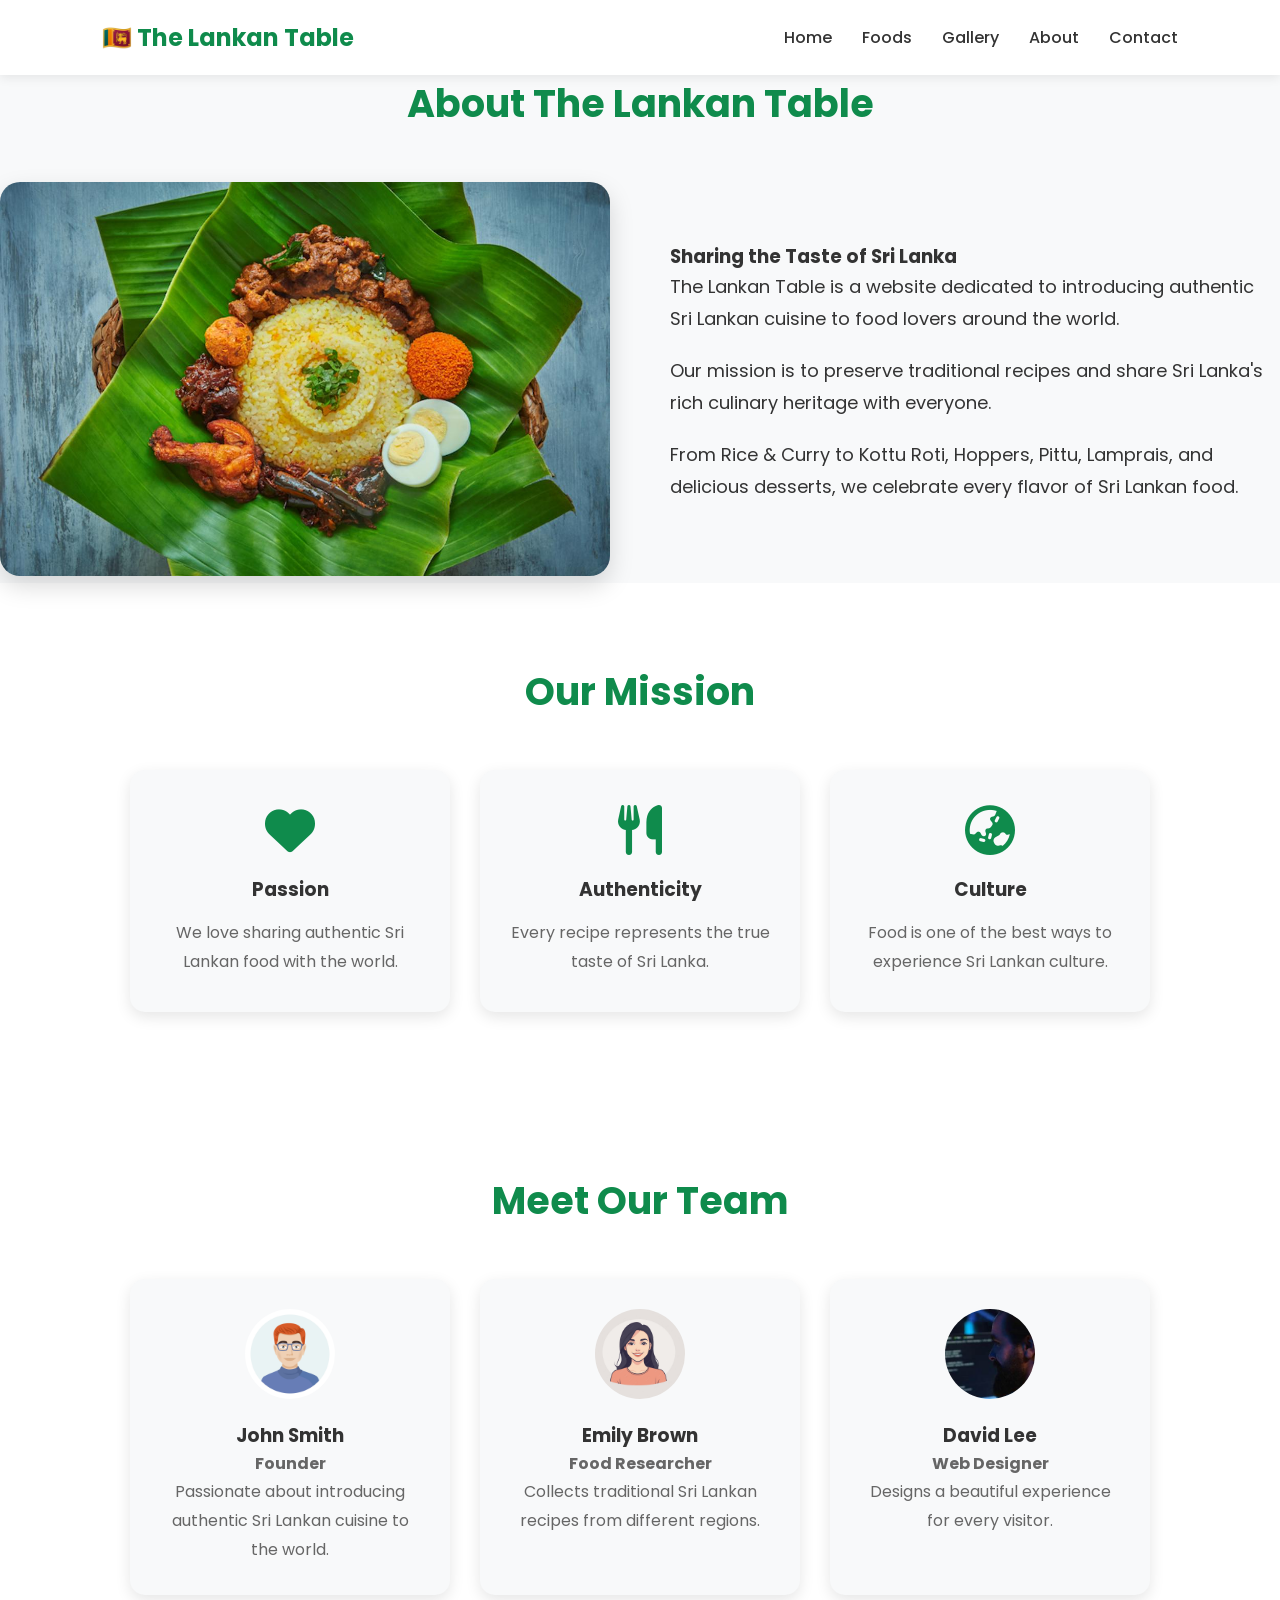
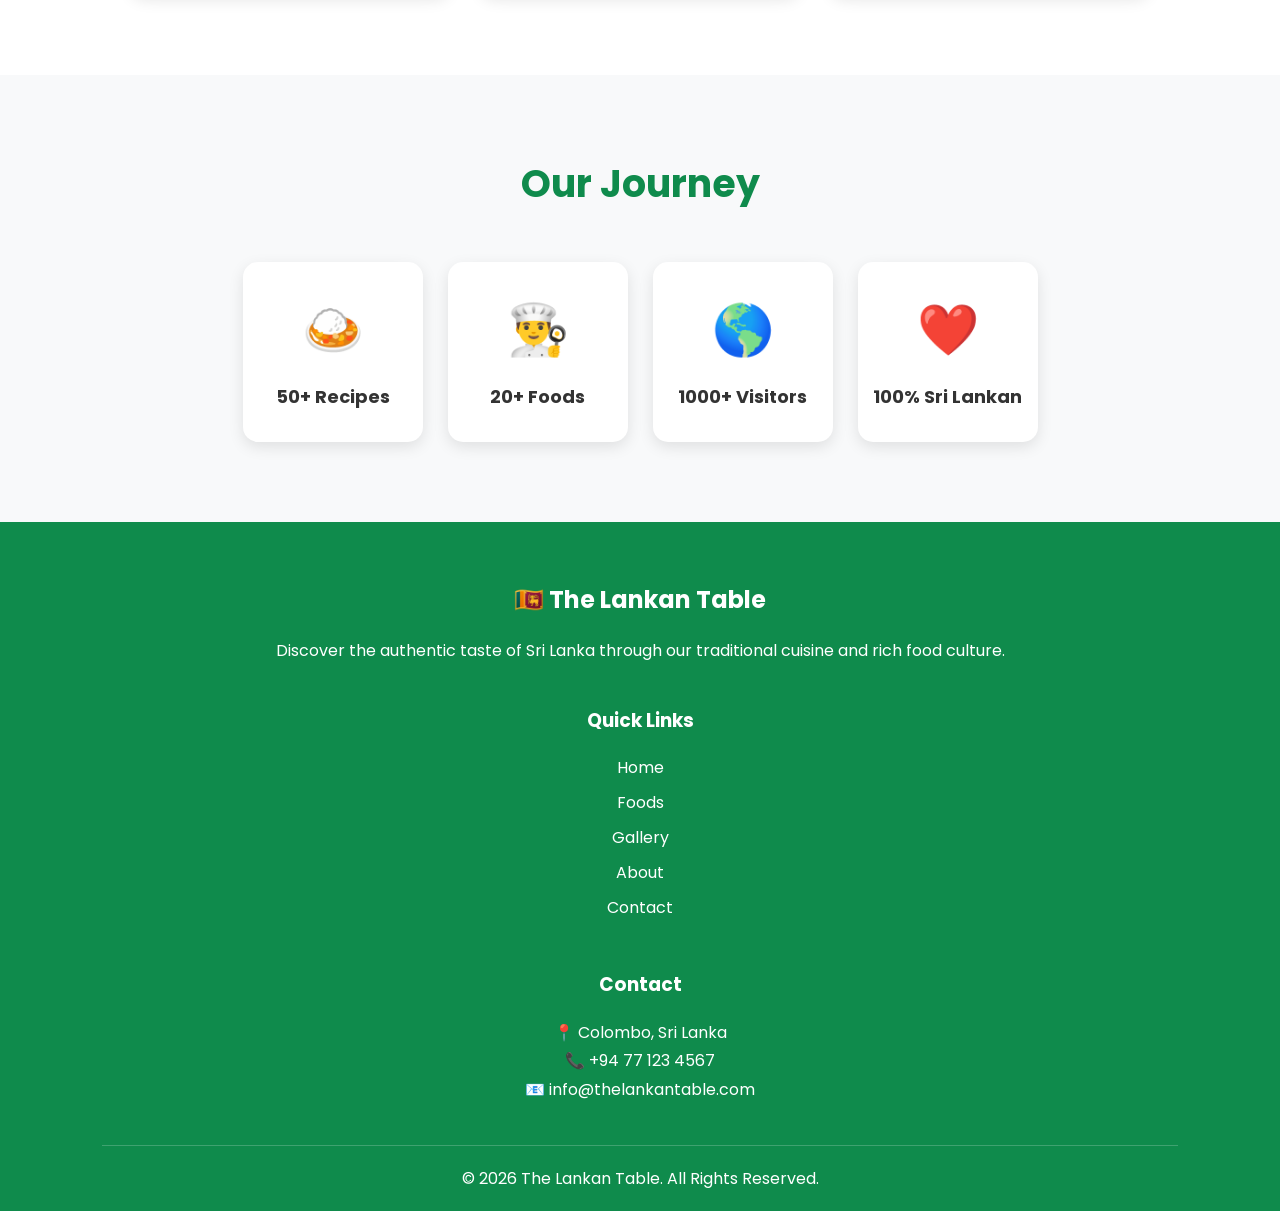
<file: about.html>
<!DOCTYPE html>
<html lang="en">
<head>
<meta charset="UTF-8">
<meta name="viewport" content="width=device-width, initial-scale=1.0">

<title>About | The Lankan Table</title>

<link rel="stylesheet" href="css/style.css">
<link rel="stylesheet" href="css/responsive.css">

<link rel="preconnect" href="https://fonts.googleapis.com">
<link rel="preconnect" href="https://fonts.gstatic.com" crossorigin>

<link href="https://fonts.googleapis.com/css2?family=Poppins:wght@300;400;500;600;700&display=swap" rel="stylesheet">

<link rel="stylesheet"
href="https://cdnjs.cloudflare.com/ajax/libs/font-awesome/6.6.0/css/all.min.css">

</head>

<body>

<header>

<nav class="navbar">

<div class="logo">
<h2>🇱🇰 The Lankan Table</h2>
</div>

<ul class="nav-links">

<li><a href="index.html">Home</a></li>
<li><a href="foods.html">Foods</a></li>
<li><a href="gallery.html">Gallery</a></li>
<li><a href="about.html">About</a></li>
<li><a href="contact.html">Contact</a></li>

</ul>

</nav>

</header>

<!-- ================= ABOUT ================= -->

<section class="about">

<h2 class="section-title">About The Lankan Table</h2>

<div class="about-container">

<div class="about-image">

<img src="images/rice-curry.jpg" alt="Sri Lankan Food">

</div>

<div class="about-text">

<h3>Sharing the Taste of Sri Lanka</h3>

<p>

The Lankan Table is a website dedicated to introducing authentic Sri Lankan cuisine to food lovers around the world.

</p>

<p>

Our mission is to preserve traditional recipes and share Sri Lanka's rich culinary heritage with everyone.

</p>

<p>

From Rice & Curry to Kottu Roti, Hoppers, Pittu, Lamprais, and delicious desserts, we celebrate every flavor of Sri Lankan food.

</p>

</div>

</div>

</section>

<!-- ================= OUR MISSION ================= -->

<section class="why-us">

<h2 class="section-title">Our Mission</h2>

<div class="why-container">

<div class="why-card">

<i class="fa-solid fa-heart"></i>

<h3>Passion</h3>

<p>

We love sharing authentic Sri Lankan food with the world.

</p>

</div>

<div class="why-card">

<i class="fa-solid fa-utensils"></i>

<h3>Authenticity</h3>

<p>

Every recipe represents the true taste of Sri Lanka.

</p>

</div>

<div class="why-card">

<i class="fa-solid fa-earth-asia"></i>

<h3>Culture</h3>

<p>

Food is one of the best ways to experience Sri Lankan culture.

</p>

</div>

</div>

</section>


<!-- ================= OUR TEAM ================= -->

<section class="reviews">

    <h2 class="section-title">Meet Our Team</h2>

    <div class="review-container">

        <div class="review-card">
            <img src="images/user1.jpg" alt="Founder">
            <h3>John Smith</h3>
            <p><strong>Founder</strong></p>
            <p>
                Passionate about introducing authentic Sri Lankan cuisine to the world.
            </p>
        </div>

        <div class="review-card">
            <img src="images/user2.jpg" alt="Chef">
            <h3>Emily Brown</h3>
            <p><strong>Food Researcher</strong></p>
            <p>
                Collects traditional Sri Lankan recipes from different regions.
            </p>
        </div>

        <div class="review-card">
            <img src="images/user3.jpg" alt="Designer">
            <h3>David Lee</h3>
            <p><strong>Web Designer</strong></p>
            <p>
                Designs a beautiful experience for every visitor.
            </p>
        </div>

    </div>

</section>
<!-- ================= STATS ================= -->

<section class="categories">

<h2 class="section-title">Our Journey</h2>

<div class="category-container">

<div class="category-card">
🍛
<h3>50+ Recipes</h3>
</div>

<div class="category-card">
👨‍🍳
<h3>20+ Foods</h3>
</div>

<div class="category-card">
🌎
<h3>1000+ Visitors</h3>
</div>

<div class="category-card">
❤️
<h3>100% Sri Lankan</h3>
</div>

</div>

</section>

<!-- ================= FOOTER ================= -->

<footer class="footer">

<div class="footer-container">

<div class="footer-box">

<h2>🇱🇰 The Lankan Table</h2>

<p>

Discover the authentic taste of Sri Lanka through our traditional cuisine and rich food culture.

</p>

</div>

<div class="footer-box">

<h3>Quick Links</h3>

<a href="index.html">Home</a>
<a href="foods.html">Foods</a>
<a href="gallery.html">Gallery</a>
<a href="about.html">About</a>
<a href="contact.html">Contact</a>

</div>

<div class="footer-box">

<h3>Contact</h3>

<p>📍 Colombo, Sri Lanka</p>
<p>📞 +94 77 123 4567</p>
<p>📧 info@thelankantable.com</p>

</div>

</div>

<div class="footer-bottom">

<p>© 2026 The Lankan Table. All Rights Reserved.</p>

</div>

</footer>

<script src="js/script.js"></script>

</body>
</html>
</file>
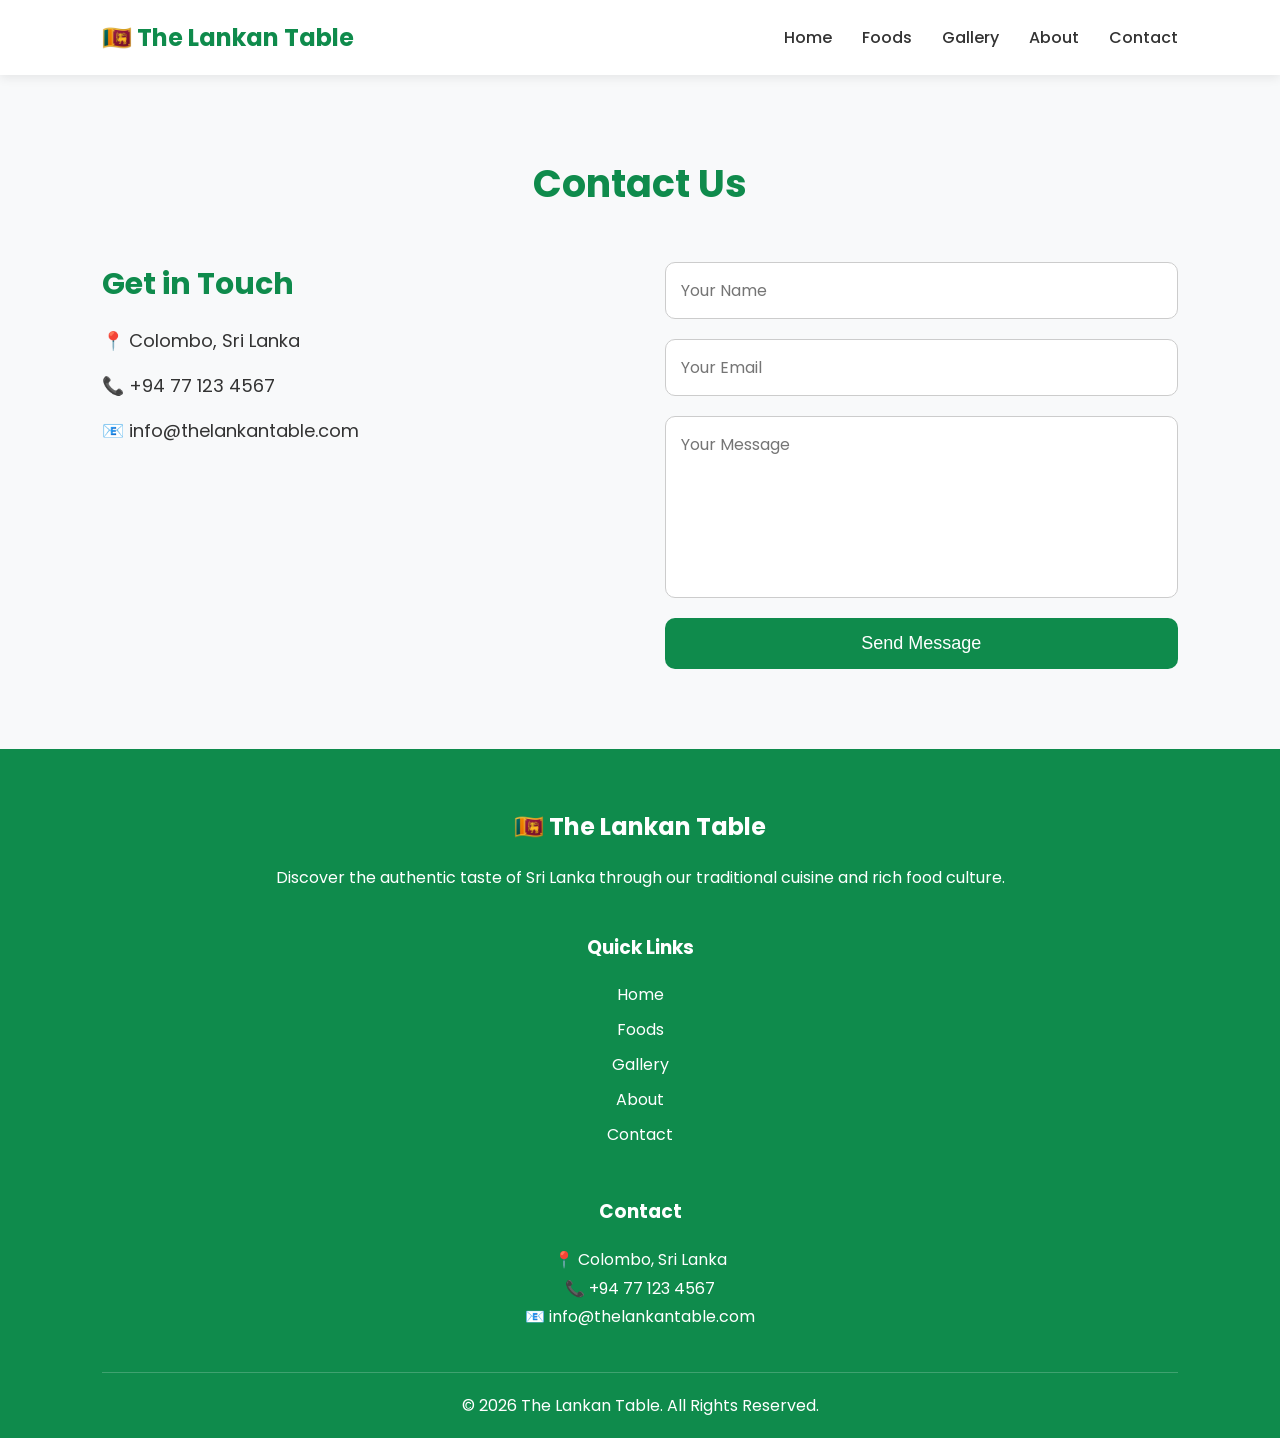
<file: contact.html>
<!DOCTYPE html>
<html lang="en">
<head>
    <meta charset="UTF-8">
    <meta name="viewport" content="width=device-width, initial-scale=1.0">

    <title>Contact | The Lankan Table</title>

    <link rel="stylesheet" href="css/style.css">
    <link rel="stylesheet" href="css/responsive.css">

    <link rel="preconnect" href="https://fonts.googleapis.com">
    <link rel="preconnect" href="https://fonts.gstatic.com" crossorigin>

    <link href="https://fonts.googleapis.com/css2?family=Poppins:wght@300;400;500;600;700&display=swap" rel="stylesheet">

    <link rel="stylesheet"
    href="https://cdnjs.cloudflare.com/ajax/libs/font-awesome/6.6.0/css/all.min.css">
</head>

<body>

<header>

<nav class="navbar">

<div class="logo">
<h2>🇱🇰 The Lankan Table</h2>
</div>

<ul class="nav-links">

<li><a href="index.html">Home</a></li>
<li><a href="foods.html">Foods</a></li>
<li><a href="gallery.html">Gallery</a></li>
<li><a href="about.html">About</a></li>
<li><a href="contact.html">Contact</a></li>

</ul>

</nav>

</header>

<!-- ================= CONTACT ================= -->

<section class="contact">

    <h2 class="section-title">Contact Us</h2>

    <div class="contact-container">

        <div class="contact-info">

            <h3>Get in Touch</h3>

            <p>📍 Colombo, Sri Lanka</p>

            <p>📞 +94 77 123 4567</p>

            <p>📧 info@thelankantable.com</p>

        </div>

        <div class="contact-form">

            <form id="contactForm">

                <input
                    type="text"
                    placeholder="Your Name"
                    required
                >

                <input
                    type="email"
                    placeholder="Your Email"
                    required
                >

                <textarea
                    rows="6"
                    placeholder="Your Message"
                    required
                ></textarea>

                <button type="submit">
                    Send Message
                </button>

            </form>

        </div>

    </div>

</section>

<!-- ================= FOOTER ================= -->

<footer class="footer">

    <div class="footer-container">

        <div class="footer-box">

            <h2>🇱🇰 The Lankan Table</h2>

            <p>
                Discover the authentic taste of Sri Lanka through our traditional cuisine and rich food culture.
            </p>

        </div>

        <div class="footer-box">

            <h3>Quick Links</h3>

            <a href="index.html">Home</a>
            <a href="foods.html">Foods</a>
            <a href="gallery.html">Gallery</a>
            <a href="about.html">About</a>
            <a href="contact.html">Contact</a>

        </div>

        <div class="footer-box">

            <h3>Contact</h3>

            <p>📍 Colombo, Sri Lanka</p>
            <p>📞 +94 77 123 4567</p>
            <p>📧 info@thelankantable.com</p>

        </div>

    </div>

    <div class="footer-bottom">
        <p>© 2026 The Lankan Table. All Rights Reserved.</p>
    </div>

</footer>

<script src="js/script.js"></script>

</body>
</html>
</file>
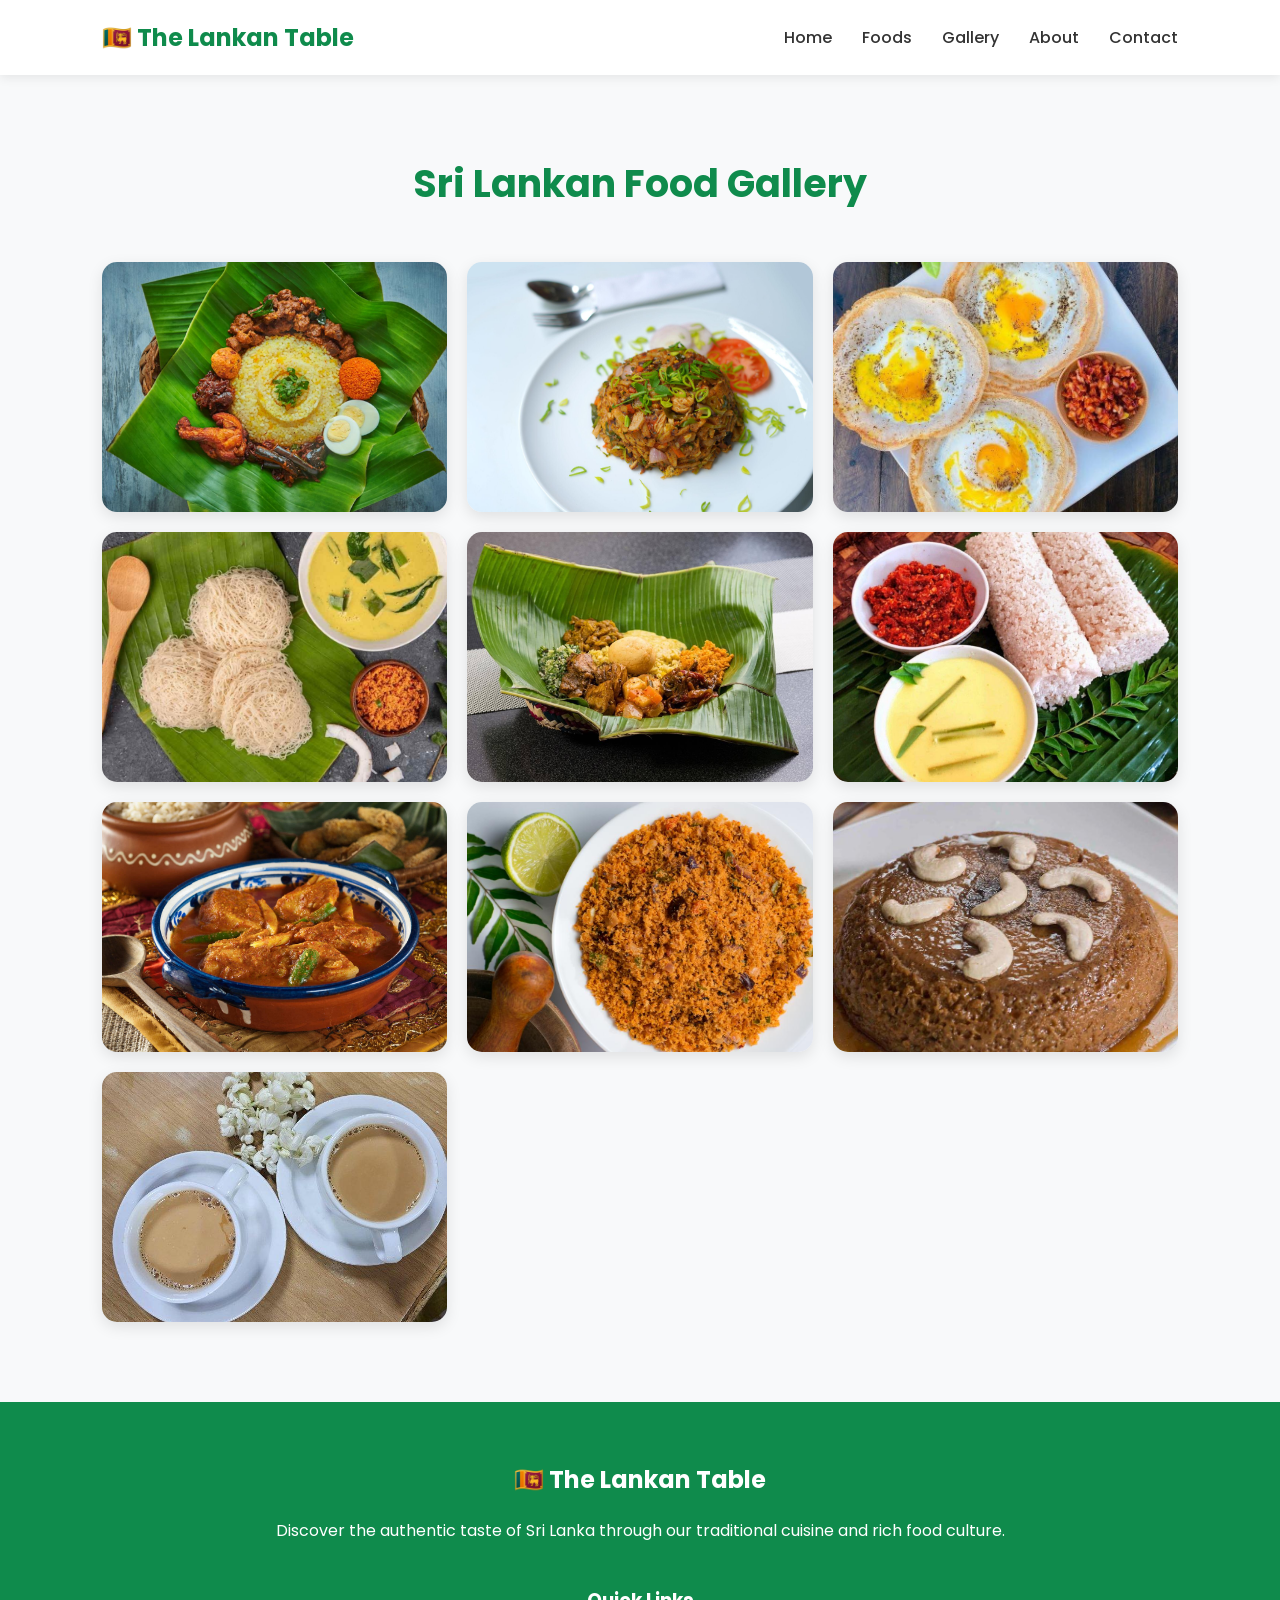
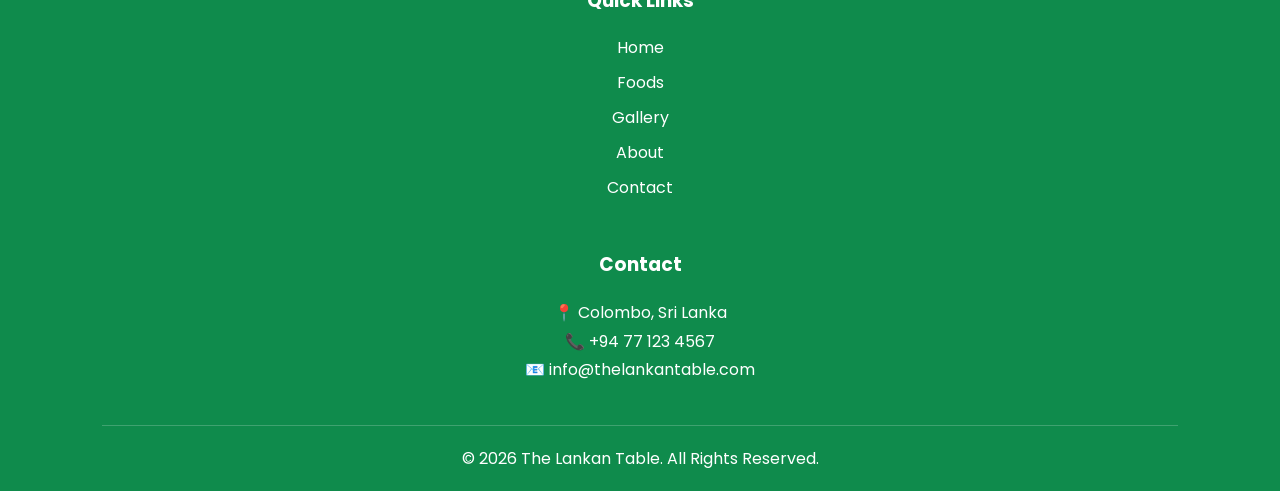
<file: gallery.html>
<!DOCTYPE html>
<html lang="en">
<head>
    <meta charset="UTF-8">
    <meta name="viewport" content="width=device-width, initial-scale=1.0">
    <title>Gallery | The Lankan Table</title>

    <link rel="stylesheet" href="css/style.css">
    <link rel="stylesheet" href="css/responsive.css">

    <link rel="preconnect" href="https://fonts.googleapis.com">
    <link rel="preconnect" href="https://fonts.gstatic.com" crossorigin>

    <link href="https://fonts.googleapis.com/css2?family=Poppins:wght@300;400;500;600;700&display=swap" rel="stylesheet">

    <link rel="stylesheet"
    href="https://cdnjs.cloudflare.com/ajax/libs/font-awesome/6.6.0/css/all.min.css">

</head>

<body>

<header>
<nav class="navbar">

<div class="logo">
<h2>🇱🇰 The Lankan Table</h2>
</div>

<ul class="nav-links">
<li><a href="index.html">Home</a></li>
<li><a href="foods.html">Foods</a></li>
<li><a href="gallery.html">Gallery</a></li>
<li><a href="about.html">About</a></li>
<li><a href="contact.html">Contact</a></li>
</ul>

</nav>
</header>

<!-- ================= GALLERY ================= -->

<section class="gallery">

    <h2 class="section-title">Sri Lankan Food Gallery</h2>

    <div class="gallery-container">

        <img src="images/rice-curry.jpg" alt="Rice & Curry">

        <img src="images/kottu.jpg" alt="Kottu">

        <img src="images/hoppers.jpg" alt="Hoppers">

        <img src="images/string-hoppers.jpg" alt="String Hoppers">

        <img src="images/lamprais.jpg" alt="Lamprais">

        <img src="images/pittu.jpg" alt="Pittu">

        <img src="images/fish-curry.jpg" alt="Fish Curry">

        <img src="images/pol-sambol.jpg" alt="Pol Sambol">

        <img src="images/watalappam.jpg" alt="Watalappam">

        <img src="images/milk-tea.jpg" alt="Milk Tea">

    </div>

</section>


<!-- ================= GALLERY LIGHTBOX ================= -->

<div id="lightbox" class="lightbox">

    <span class="close-lightbox">&times;</span>

    <img class="lightbox-image" id="lightboxImage">

</div>

<!-- ================= FOOTER ================= -->

<footer class="footer">

    <div class="footer-container">

        <div class="footer-box">
            <h2>🇱🇰 The Lankan Table</h2>
            <p>
                Discover the authentic taste of Sri Lanka through our traditional cuisine and rich food culture.
            </p>
        </div>

        <div class="footer-box">
            <h3>Quick Links</h3>

            <a href="index.html">Home</a>
            <a href="foods.html">Foods</a>
            <a href="gallery.html">Gallery</a>
            <a href="about.html">About</a>
            <a href="contact.html">Contact</a>
        </div>

        <div class="footer-box">
            <h3>Contact</h3>

            <p>📍 Colombo, Sri Lanka</p>
            <p>📞 +94 77 123 4567</p>
            <p>📧 info@thelankantable.com</p>
        </div>

    </div>

    <div class="footer-bottom">
        <p>© 2026 The Lankan Table. All Rights Reserved.</p>
    </div>

</footer>

<script src="js/script.js"></script>

</body>
</html>
</file>
<file: css/style.css>
/* ===========================
   Google Font & Reset
=========================== */

*{
    margin:0;
    padding:0;
    box-sizing:border-box;
}

body{
    font-family:'Poppins',sans-serif;
    background:#f8f9fa;
    color:#333;
}

/* ===========================
   Navbar
=========================== */

.navbar{
    display:flex;
    justify-content:space-between;
    align-items:center;

    padding:20px 8%;

    background:#ffffff;

    box-shadow:0 3px 10px rgba(0,0,0,.08);

    position:sticky;
    top:0;
    z-index:1000;
}

.logo h2{
    color:#0f8b4c;
}

.nav-links{
    list-style:none;
    display:flex;
    gap:30px;
}

.nav-links a{
    text-decoration:none;
    color:#333;
    font-weight:500;
    transition:.3s;
}

.nav-links a:hover{
    color:#0f8b4c;
}

.dark-mode-btn{
    border:none;
    background:#0f8b4c;
    color:white;

    width:45px;
    height:45px;

    border-radius:50%;
    cursor:pointer;
    font-size:18px;
}

/* ===========================
Hero
=========================== */

.hero{

    display:flex;

    justify-content:space-between;

    align-items:center;

    padding:70px 8%;

}

.hero-text{

    width:50%;

}

.hero-text h1{

    font-size:55px;

    line-height:70px;

}

.hero-text span{

    color:#ff9800;

}

.hero-text p{

    margin:25px 0;

    font-size:18px;

    line-height:30px;

}

.hero-btn{

    padding:15px 35px;

    border:none;

    border-radius:40px;

    background:#0f8b4c;

    color:white;

    font-size:17px;

    cursor:pointer;

    transition:.3s;

}

.hero-btn:hover{

    background:#0d6f3d;

}

.hero-image{

    width:45%;

    text-align:center;

}

.hero-image img{

    width:100%;

    max-width:500px;

}

/* ===========================
Featured Foods
=========================== */

.featured{
    padding:80px 8%;
    background:#fff;
}

.section-title{
    text-align:center;
    font-size:38px;
    margin-bottom:50px;
    color:#0f8b4c;
}

.food-container{
    display:flex;
    gap:30px;
    justify-content:center;
    flex-wrap:wrap;
}

.food-card{
    width:320px;
    background:#f8f9fa;
    border-radius:15px;
    overflow:hidden;
    box-shadow:0 5px 15px rgba(0,0,0,.1);
    transition:.3s;
}

.food-card:hover{
    transform:translateY(-10px);
}

.food-card img{
    width:100%;
    height:220px;
    object-fit:cover;
}

.food-card h3{
    padding:15px;
}

.food-card p{
    padding:0 15px 15px;
}

.food-card button{
    margin:15px;
    padding:10px 20px;
    border:none;
    background:#0f8b4c;
    color:#fff;
    border-radius:8px;
    cursor:pointer;
}



/* Search Section */

.search-section{
    padding:60px 8%;
    text-align:center;
    background:#f8f9fa;
}

.search-section h2{
    margin-bottom:20px;
    color:#0f8b4c;
}

#searchInput{

    width:60%;

    max-width:500px;

    padding:15px;

    border-radius:30px;

    border:1px solid #ccc;

    font-size:18px;

    outline:none;

}

/* ===========================
Food Categories
=========================== */

.categories{
    padding:80px 8%;
    background:#f8f9fa;
}

.category-container{
    display:flex;
    justify-content:center;
    gap:25px;
    flex-wrap:wrap;
}

.category-card{
    width:180px;
    height:180px;
    background:white;
    border-radius:15px;
    box-shadow:0 5px 15px rgba(0,0,0,.1);

    display:flex;
    flex-direction:column;
    justify-content:center;
    align-items:center;

    font-size:50px;

    transition:.3s;
}

.category-card h3{
    font-size:18px;
    margin-top:15px;
}

.category-card:hover{
    transform:translateY(-10px);
    background:#0f8b4c;
    color:white;
}

/* ===========================
Why Choose Us
=========================== */

.why-us{
    padding:80px 8%;
    background:#ffffff;
}

.why-container{
    display:flex;
    justify-content:center;
    gap:30px;
    flex-wrap:wrap;
}

.why-card{
    width:320px;
    background:#f8f9fa;
    padding:35px 25px;
    text-align:center;
    border-radius:15px;
    box-shadow:0 5px 15px rgba(0,0,0,.1);
    transition:.3s;
}

.why-card:hover{
    transform:translateY(-10px);
}

.why-card i{
    font-size:50px;
    color:#0f8b4c;
    margin-bottom:20px;
}

.why-card h3{
    margin-bottom:15px;
}

.why-card p{
    color:#666;
    line-height:1.8;
}

/* ===========================
Food Gallery
=========================== */

.gallery{
    padding:80px 8%;
    background:#f8f9fa;
}

.gallery-container{
    display:grid;
    grid-template-columns:repeat(auto-fit,minmax(280px,1fr));
    gap:20px;
}

.gallery-container img{
    width:100%;
    height:250px;
    object-fit:cover;
    border-radius:15px;
    cursor:pointer;
    transition:.4s;
    box-shadow:0 5px 15px rgba(0,0,0,.1);
}

.gallery-container img:hover{
    transform:scale(1.05);
}

/* ===========================
Customer Reviews
=========================== */

.reviews{
    padding:80px 8%;
    background:#ffffff;
}

.review-container{
    display:flex;
    justify-content:center;
    gap:30px;
    flex-wrap:wrap;
}

.review-card{
    width:320px;
    background:#f8f9fa;
    padding:30px;
    border-radius:15px;
    text-align:center;
    box-shadow:0 5px 15px rgba(0,0,0,.1);
    transition:.3s;
}

.review-card:hover{
    transform:translateY(-10px);
}

.review-card img{
    width:90px;
    height:90px;
    border-radius:50%;
    object-fit:cover;
    margin-bottom:15px;
}

.stars{
    color:#ff9800;
    font-size:20px;
    margin:10px 0;
}

.review-card p{
    color:#666;
    line-height:1.8;
}

/* ===========================
Footer
=========================== */

.footer{
    background:#0f8b4c;
    color:white;
    padding:60px 8% 20px;
}

.footer-container{
    display:flex;
    justify-content:space-between;
    flex-wrap:wrap;
    gap:40px;
}

.footer-box{
    flex:1;
    min-width:250px;
}

.footer-box h2,
.footer-box h3{
    margin-bottom:20px;
}

.footer-box p{
    line-height:1.8;
}

.footer-box a{
    display:block;
    color:white;
    text-decoration:none;
    margin-bottom:10px;
    transition:.3s;
}

.footer-box a:hover{
    color:#ffcc80;
}

.footer-bottom{
    text-align:center;
    margin-top:40px;
    padding-top:20px;
    border-top:1px solid rgba(255,255,255,.2);
}

/* ===========================
Dark Mode
=========================== */

body.dark-mode{
    background:#121212;
    color:#ffffff;
}

body.dark-mode .navbar{
    background:#1f1f1f;
}

body.dark-mode .featured,
body.dark-mode .gallery,
body.dark-mode .why-us,
body.dark-mode .reviews,
body.dark-mode .footer,
body.dark-mode .categories,
body.dark-mode .search-section{
    background:#1a1a1a;
}

body.dark-mode .food-card,
body.dark-mode .why-card,
body.dark-mode .review-card,
body.dark-mode .category-card{
    background:#2b2b2b;
    color:white;
}

body.dark-mode .nav-links a{
    color:white;
}

body.dark-mode .section-title{
    color:#4CAF50;
}

body.dark-mode #searchInput{
    background:#333;
    color:white;
    border:1px solid #555;
}

/* ===========================
Food Modal
=========================== */

.modal{

    display:none;

    position:fixed;

    left:0;
    top:0;

    width:100%;
    height:100%;

    background:rgba(0,0,0,.7);

    justify-content:center;
    align-items:center;

    z-index:9999;

}

.modal-content{

    width:90%;
    max-width:500px;

    background:white;

    padding:30px;

    border-radius:15px;

    text-align:center;

    position:relative;

}

.modal-content img{

    width:100%;

    border-radius:10px;

    margin-bottom:20px;

}

.modal-content h2{

    color:#0f8b4c;

    margin-bottom:15px;

}

.modal-content p{

    margin-bottom:20px;

    line-height:28px;

}

.modal-content h3{

    color:#ff9800;

}

.close{

    position:absolute;

    right:20px;

    top:15px;

    font-size:35px;

    cursor:pointer;

}

/* ===========================
Gallery Lightbox
=========================== */

.lightbox{

    display:none;

    position:fixed;

    top:0;
    left:0;

    width:100%;
    height:100%;

    background:rgba(0,0,0,0.9);

    justify-content:center;
    align-items:center;

    z-index:9999;

}

.lightbox-image{

    max-width:80%;
    max-height:80%;

    border-radius:15px;

    box-shadow:0 10px 30px rgba(255,255,255,.3);

}

.close-lightbox{

    position:absolute;

    top:30px;
    right:50px;

    font-size:50px;

    color:white;

    cursor:pointer;

}

/* ===========================
   Active Navigation
=========================== */

.nav-links a.active{
    color:#0f8b4c;
    font-weight:600;
}

/* ===========================
Gallery Lightbox
=========================== */

.lightbox{
    display:none;
    position:fixed;
    top:0;
    left:0;
    width:100%;
    height:100%;
    background:rgba(0,0,0,.9);
    justify-content:center;
    align-items:center;
    z-index:99999;
}

.lightbox.show{
    display:flex;
}

.lightbox img{
    max-width:90%;
    max-height:90%;
    border-radius:15px;
}

.close-lightbox{
    position:absolute;
    top:25px;
    right:40px;
    color:#fff;
    font-size:45px;
    cursor:pointer;
}

/* ===========================
Food Modal
=========================== */

.modal{
    display:none;
    position:fixed;
    inset:0;
    background:rgba(0,0,0,.7);
    justify-content:center;
    align-items:center;
    z-index:99999;
}

.modal.show{
    display:flex;
}

.modal-content{
    background:#fff;
    width:90%;
    max-width:520px;
    border-radius:15px;
    padding:25px;
    position:relative;
    text-align:center;
}

.modal-content img{
    width:100%;
    border-radius:10px;
}

.close{
    position:absolute;
    right:20px;
    top:10px;
    font-size:35px;
    cursor:pointer;
}

/* ===========================
Dark Mode
=========================== */

body.dark-mode .modal-content{
    background:#222;
    color:#fff;
}

/* ===========================
Contact Page
=========================== */

.contact{
    padding:80px 8%;
    background:#f8f9fa;
}

.contact-container{
    display:flex;
    justify-content:space-between;
    align-items:flex-start;
    gap:50px;
    flex-wrap:wrap;
}

.contact-info{
    flex:1;
    min-width:300px;
}

.contact-info h3{
    margin-bottom:20px;
    color:#0f8b4c;
    font-size:30px;
}

.contact-info p{
    margin-bottom:18px;
    font-size:18px;
}

.contact-form{
    flex:1;
    min-width:320px;
}

.contact-form form{
    display:flex;
    flex-direction:column;
    gap:20px;
}

.contact-form input,
.contact-form textarea{
    width:100%;
    padding:15px;
    border:1px solid #ccc;
    border-radius:10px;
    font-size:16px;
    outline:none;
    font-family:Poppins,sans-serif;
}

.contact-form textarea{
    resize:none;
}

.contact-form button{
    padding:15px;
    border:none;
    border-radius:10px;
    background:#0f8b4c;
    color:#fff;
    font-size:18px;
    cursor:pointer;
    transition:.3s;
}

.contact-form button:hover{
    background:#0b6d3c;
}

body.dark-mode .contact{
    background:#1a1a1a;
}

body.dark-mode .contact-form input,
body.dark-mode .contact-form textarea{
    background:#333;
    color:#fff;
    border:1px solid #555;
}

/* ===========================
About Page
=========================== */

.about-section{
    padding:80px 8%;
    background:#fff;
}

.about-container{
    display:flex;
    justify-content:center;
    align-items:center;
    gap:60px;
    flex-wrap:wrap;
}

.about-image{
    flex:1;
}

.about-image img{
    width:100%;
    border-radius:20px;
    box-shadow:0 10px 25px rgba(0,0,0,.15);
}

.about-text{
    flex:1;
}

.about-text h2{
    color:#0f8b4c;
    font-size:40px;
    margin-bottom:20px;
}

.about-text p{
    font-size:18px;
    line-height:32px;
    margin-bottom:20px;
}

/* Statistics */

.stats{
    padding:80px 8%;
    background:#0f8b4c;
}

.stats-container{
    display:flex;
    justify-content:center;
    gap:30px;
    flex-wrap:wrap;
}

.stat-box{
    width:220px;
    background:white;
    border-radius:15px;
    padding:30px;
    text-align:center;
}

.stat-box h2{
    font-size:40px;
    color:#0f8b4c;
}

.stat-box p{
    margin-top:10px;
    font-size:18px;
}

/* ===========================
Back To Top Button
=========================== */

#topBtn{

    display:none;

    position:fixed;

    bottom:30px;
    right:30px;

    width:55px;
    height:55px;

    border:none;
    border-radius:50%;

    background:#0f8b4c;
    color:white;

    font-size:22px;

    cursor:pointer;

    box-shadow:0 5px 15px rgba(0,0,0,.3);

    transition:.3s;

    z-index:9999;

}

#topBtn:hover{

    background:#ff9800;
    transform:scale(1.1);

}

/* ===========================
Loading Screen
=========================== */

#loader{

    position:fixed;

    top:0;
    left:0;

    width:100%;
    height:100%;

    background:#ffffff;

    display:flex;

    justify-content:center;
    align-items:center;

    z-index:99999;

}

.loader-content{

    text-align:center;

}

.loader-content h1{

    font-size:70px;

    margin-bottom:10px;

}

.loader-content h2{

    color:#0f8b4c;

    margin-bottom:25px;

}

.loader-spinner{

    width:60px;
    height:60px;

    border:6px solid #ddd;
    border-top:6px solid #0f8b4c;

    border-radius:50%;

    margin:auto;

    animation:spin 1s linear infinite;

}

.loader-content p{

    margin-top:20px;

    color:#555;

    font-size:18px;

}

@keyframes spin{

    100%{

        transform:rotate(360deg);

    }

}

/* ===========================
   Loader
=========================== */

#loader{
    position:fixed;
    top:0;
    left:0;
    width:100%;
    height:100%;
    background:#ffffff;
    display:flex;
    justify-content:center;
    align-items:center;
    z-index:99999;
    transition:0.5s;
}

.loader-content{
    text-align:center;
}

.loader-content h1{
    font-size:60px;
}

.loader-content h2{
    margin:15px 0;
    color:#0f8b4c;
}

.loader-spinner{
    width:60px;
    height:60px;
    margin:20px auto;
    border:6px solid #ddd;
    border-top:6px solid #0f8b4c;
    border-radius:50%;
    animation:spin 1s linear infinite;
}

@keyframes spin{
    100%{
        transform:rotate(360deg);
    }
}

.loader-hide{
    opacity:0;
    visibility:hidden;
}
</file>
<file: css/responsive.css>
/* ===========================
Responsive Design
=========================== */

@media (max-width: 992px){

    .hero{
        flex-direction:column;
        text-align:center;
    }

    .hero-text,
    .hero-image{
        width:100%;
    }

    .hero-text h1{
        font-size:40px;
        line-height:55px;
    }

    .hero-image{
        margin-top:40px;
    }

    .navbar{
        flex-direction:column;
        gap:20px;
    }

    .nav-links{
        flex-wrap:wrap;
        justify-content:center;
        gap:15px;
    }

    #searchInput{
        width:90%;
    }

}

@media (max-width:576px){

    .hero{
        padding:50px 5%;
    }

    .hero-text h1{
        font-size:32px;
        line-height:45px;
    }

    .section-title{
        font-size:28px;
    }

    .food-card{
        width:100%;
    }

    .category-card{
        width:140px;
        height:140px;
        font-size:40px;
    }

}

.footer-container{
    flex-direction:column;
    text-align:center;
}
</file>
